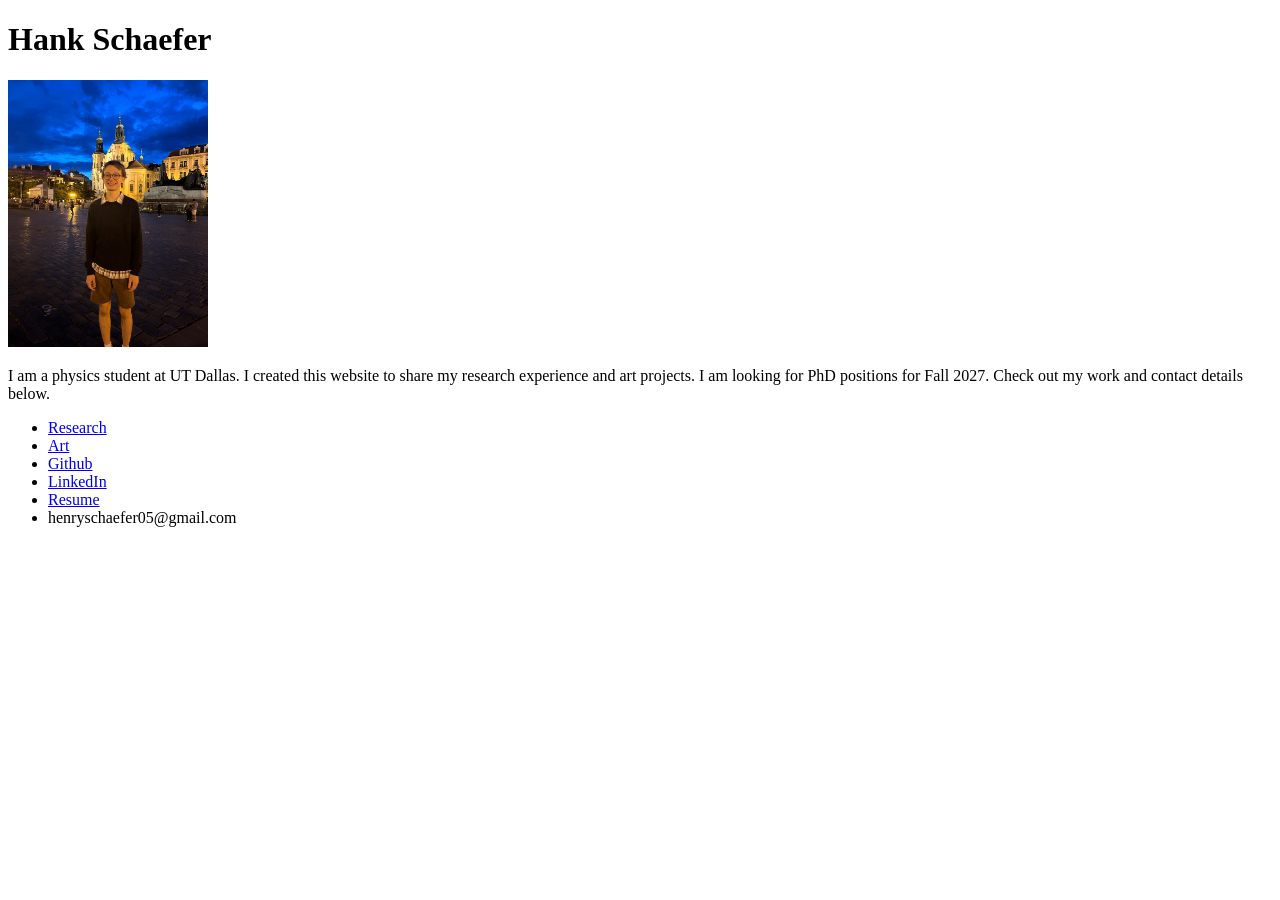
<file: index.html>
<!DOCTYPE html>
<html lang="en">
<head>
    <meta charset="UTF-8">
    <meta name="viewport" content="width=device-width, initial-scale=1.0">
    <title>Document</title>
    <link rel="stylesheet" href="styles.css">
</head>
<body>
    <h1>Hank Schaefer</h1>

    <img src="self.jpeg" alt="Self Portrait" width="200">

    <p>I am a physics student at UT Dallas. I created this website to share my research experience and art projects. I am looking for PhD positions for Fall 2027. Check out my work and contact details below.</p>

    <ul>
        <li><a href="Research.html">Research</a></li>
        <li><a href="Art.html">Art</a></li>
        <li><a href="https://github.com/HankS-05" target="_blank">Github</a></li>
        <li><a href="https://www.linkedin.com/in/henry-schaefer-61112b370/" target="_blank">LinkedIn</a></li>
        <li><a href="HenrySchaefer_Fall26_Resume.pdf">Resume</a></li>
        <li>henryschaefer05@gmail.com</li>

    </ul>
</body>
</html>
</file>
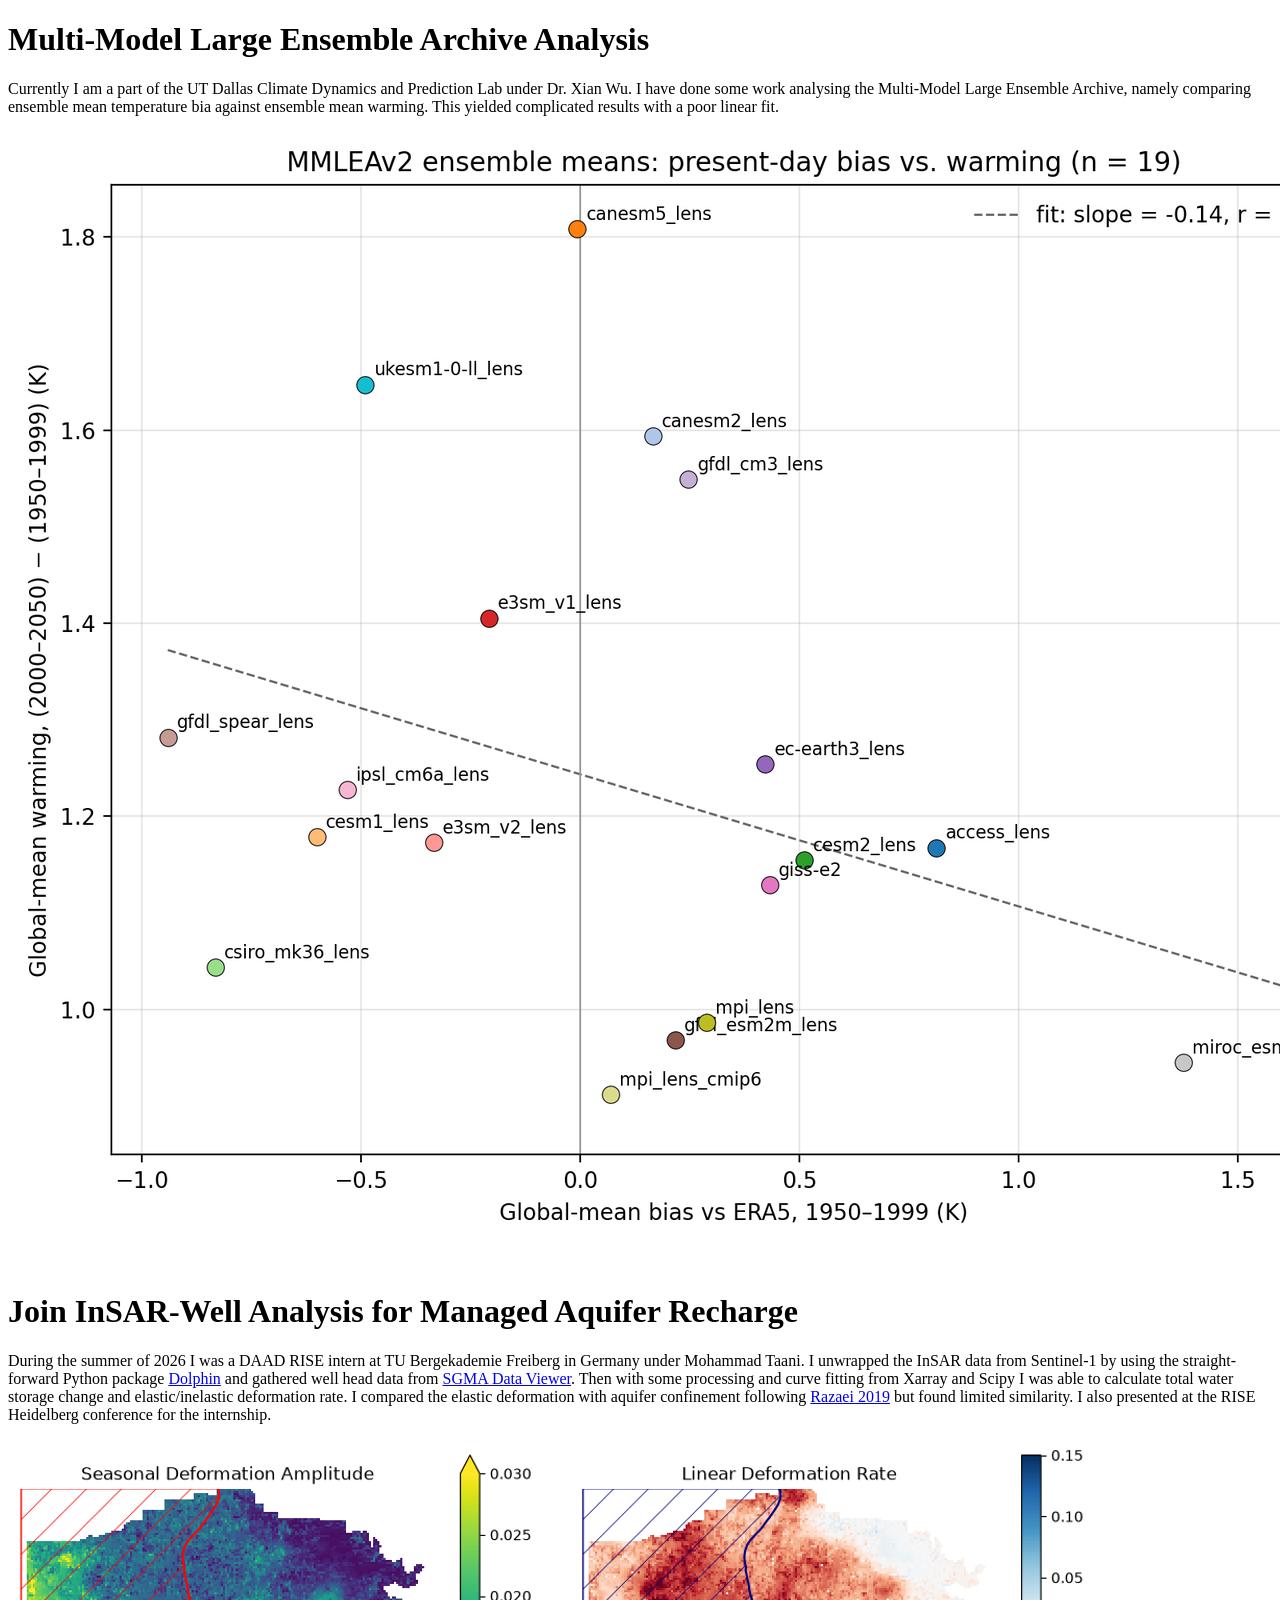
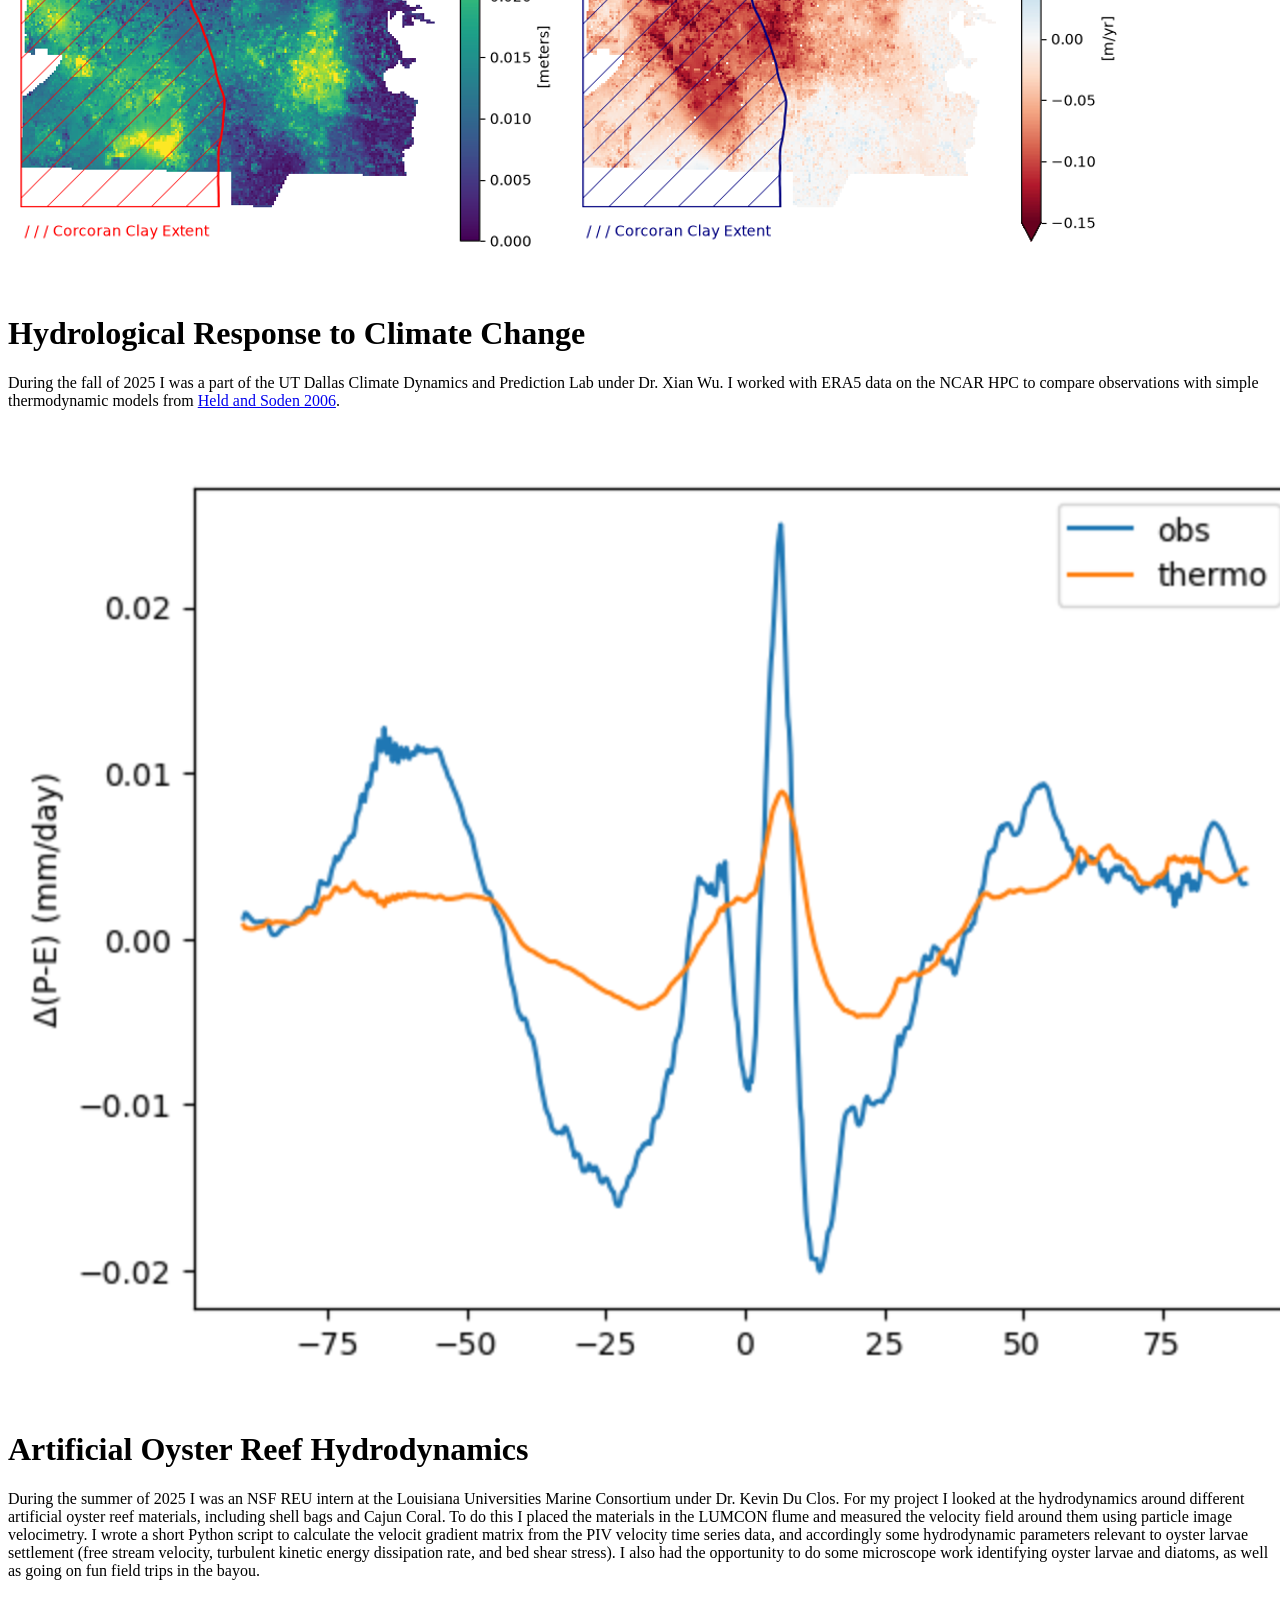
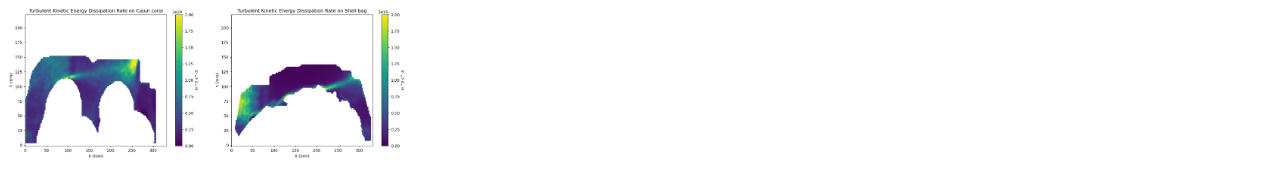
<file: Research.html>
<!DOCTYPE html>
<html lang="en">
<head>
    <meta charset="UTF-8">
    <meta name="viewport" content="width=device-width, initial-scale=1.0">
    <title>Document</title>
    <link rel="stylesheet" href="styles.css">
</head>
<body>

    <h1>Multi-Model Large Ensemble Archive Analysis</h1>

    <p>Currently I am a part of the UT Dallas Climate Dynamics and Prediction Lab under Dr. Xian Wu. I have done some work analysing the Multi-Model Large Ensemble Archive, namely comparing ensemble mean temperature bia against ensemble mean warming. This yielded complicated results with a poor linear fit.</p>

    <img src="research_pics/Climte_MMLEA_web_pic.png">

    <br>

    <h1>Join InSAR-Well Analysis for Managed Aquifer Recharge</h1>

    <p> During the summer of 2026 I was a DAAD RISE intern at TU Bergekademie Freiberg in Germany under Mohammad Taani. I unwrapped the InSAR data from Sentinel-1 by using the straight-forward Python package <a href="https://dolphin-insar.readthedocs.io/en/latest/">Dolphin</a> and gathered well head data from <a href="https://sgma.water.ca.gov/webgis/?appid=SGMADataViewer#currentconditions">SGMA Data Viewer</a>. Then with some processing and curve fitting from Xarray and Scipy I was able to calculate total water storage change and elastic/inelastic deformation rate. I compared the elastic deformation with aquifer confinement following <a href="https://doi.org/10.1016/j.jhydrol.2019.124196">Razaei 2019</a> but found limited similarity. I also presented at the RISE Heidelberg conference for the internship.</p>

    <img src="research_pics/TUBAF_web_pic.png">

    <br>

    <h1>Hydrological Response to Climate Change</h1>

    <p>During the fall of 2025 I was a part of the UT Dallas Climate Dynamics and Prediction Lab under Dr. Xian Wu. I worked with ERA5 data on the NCAR HPC to compare observations with simple thermodynamic models from <a href="https://doi.org/10.1175/JCLI3990.1">Held and Soden 2006</a>.</p>

    <img src="research_pics/Hydrologic_warming_pic.png">

    <br>

    <h1>Artificial Oyster Reef Hydrodynamics</h1>

    <p>During the summer of 2025 I was an NSF REU intern at the Louisiana Universities Marine Consortium under Dr. Kevin Du Clos. For my project I looked at the hydrodynamics around different artificial oyster reef materials, including shell bags and Cajun Coral. To do this I placed the materials in the LUMCON flume and measured the velocity field around them using particle image velocimetry. I wrote a short Python script to calculate the velocit gradient matrix from the PIV velocity time series data, and accordingly some hydrodynamic parameters relevant to oyster larvae settlement (free stream velocity, turbulent kinetic energy dissipation rate, and bed shear stress). I also had the opportunity to do some microscope work identifying oyster larvae and diatoms, as well as going on fun field trips in the bayou.</p>
    <img src="research_pics/LUMCON_pic_for_web.png" alt="Oyster Reef" width="400">

</body>
</html>
</file>
<file: styles.css>
/* ---------- Art catalogue (Art.html) ---------- */

.catalogue {
    display: grid;
    grid-template-columns: repeat(auto-fill, minmax(220px, 1fr));
    gap: 1.5rem;
}

.catalogue figure {
    margin: 0;
}

.catalogue img {
    display: block;
    width: 100%;
    height: auto;
}

.catalogue figcaption {
    margin-top: 0.4rem;
    font-size: 0.9rem;
}

.catalogue .art-date {
    color: #777;
    margin-left: 0.3rem;
}
</file>
